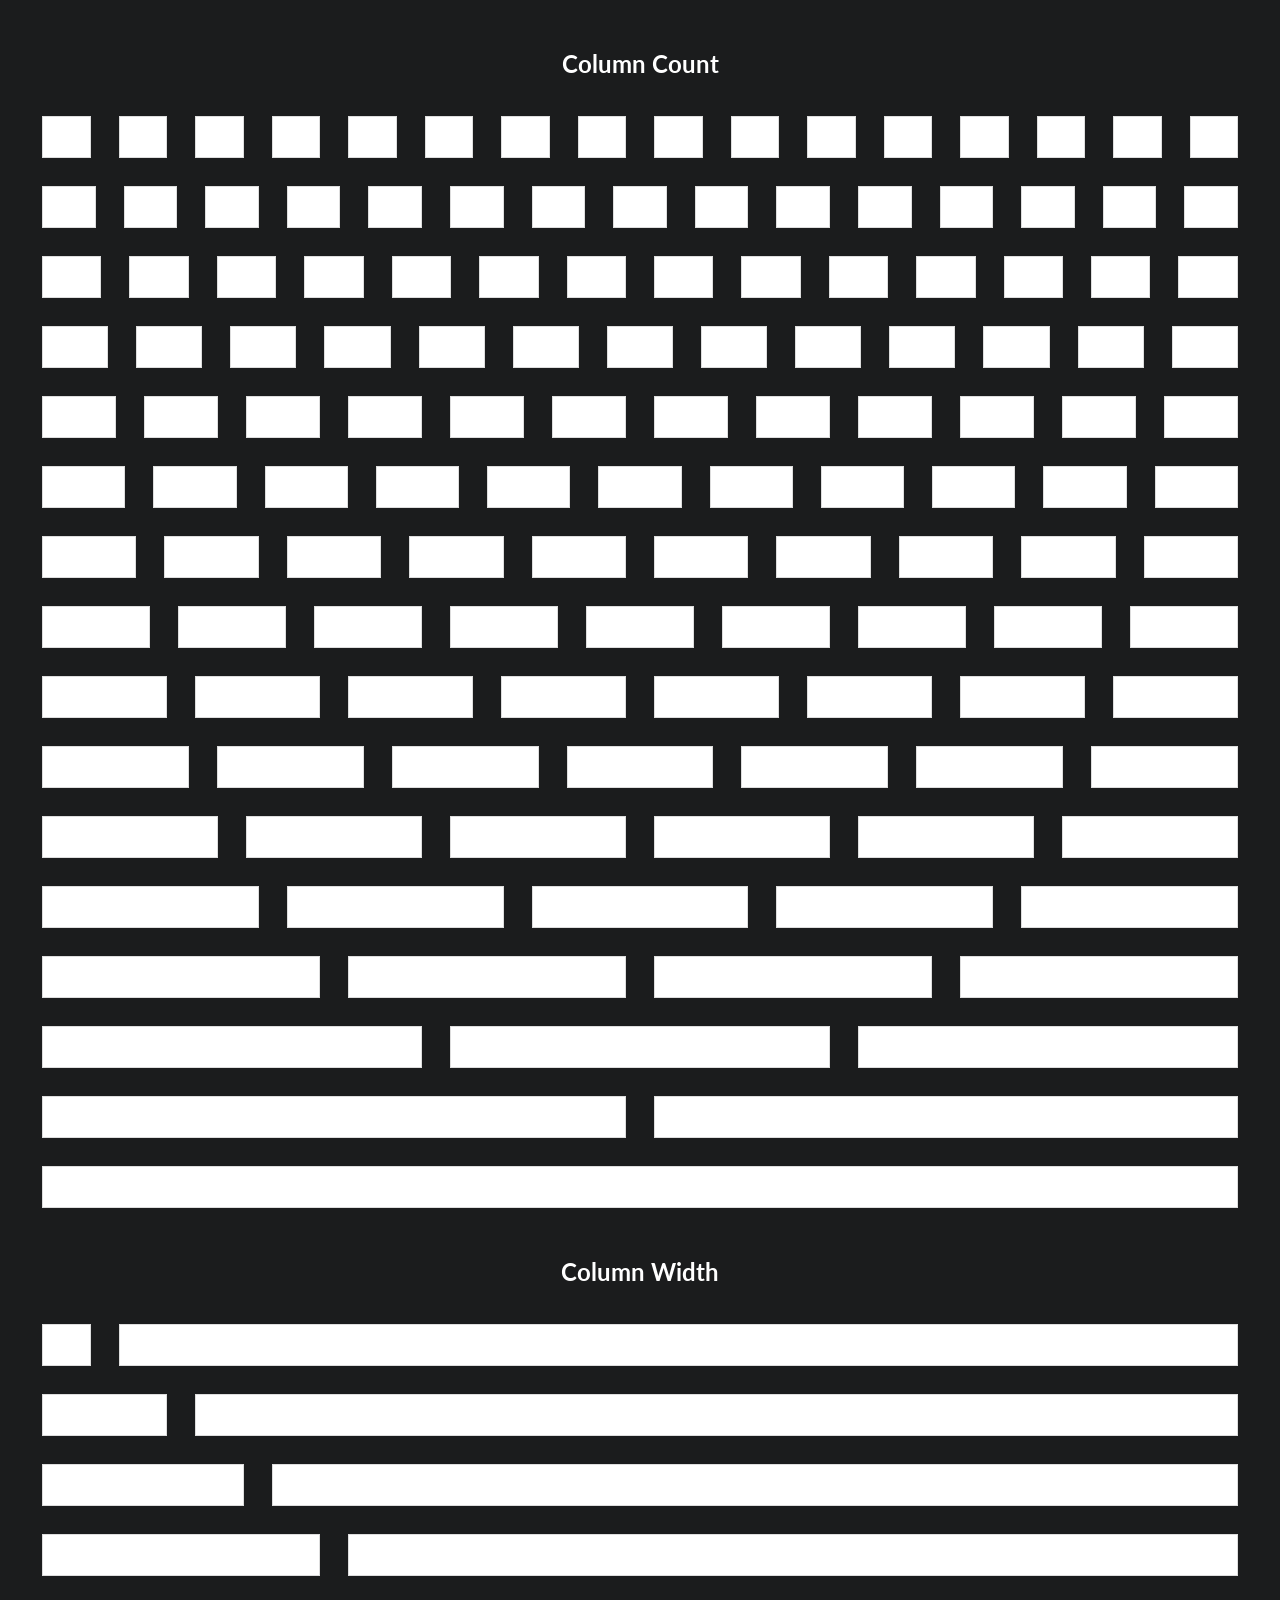
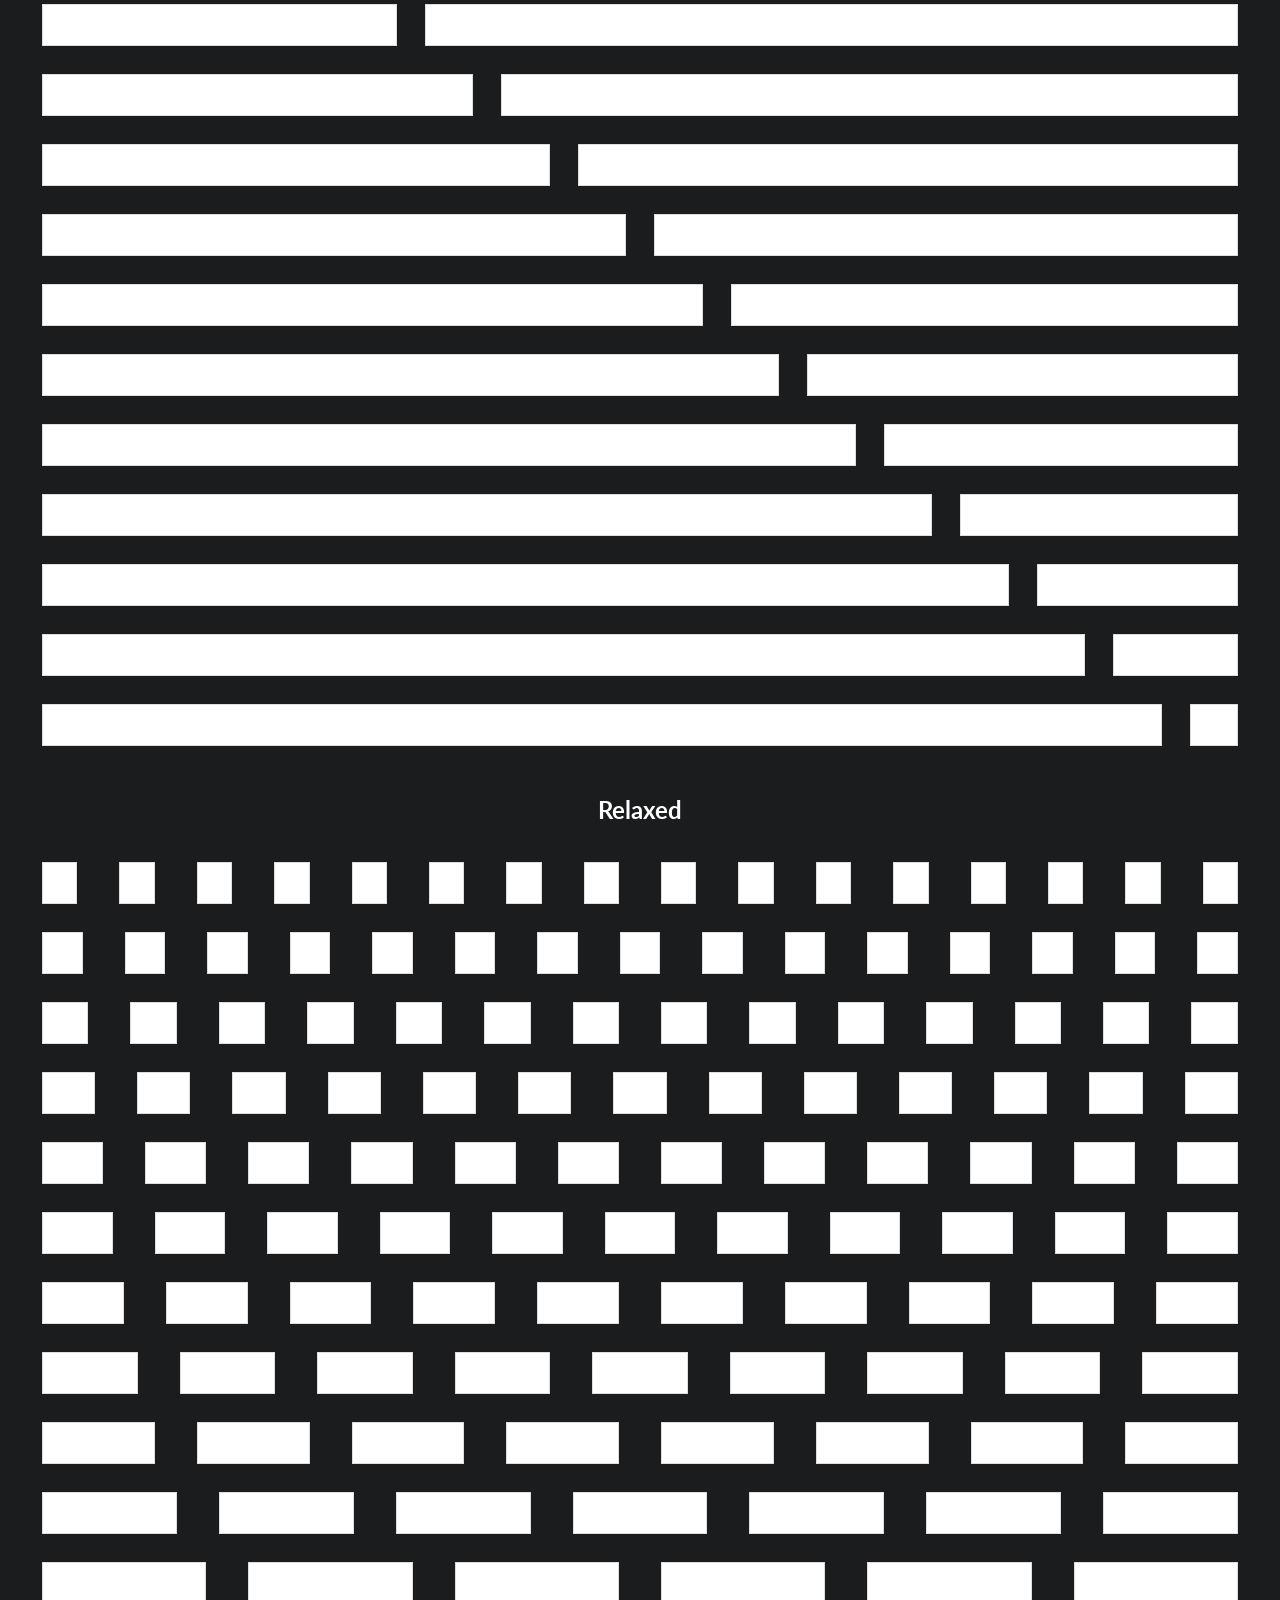
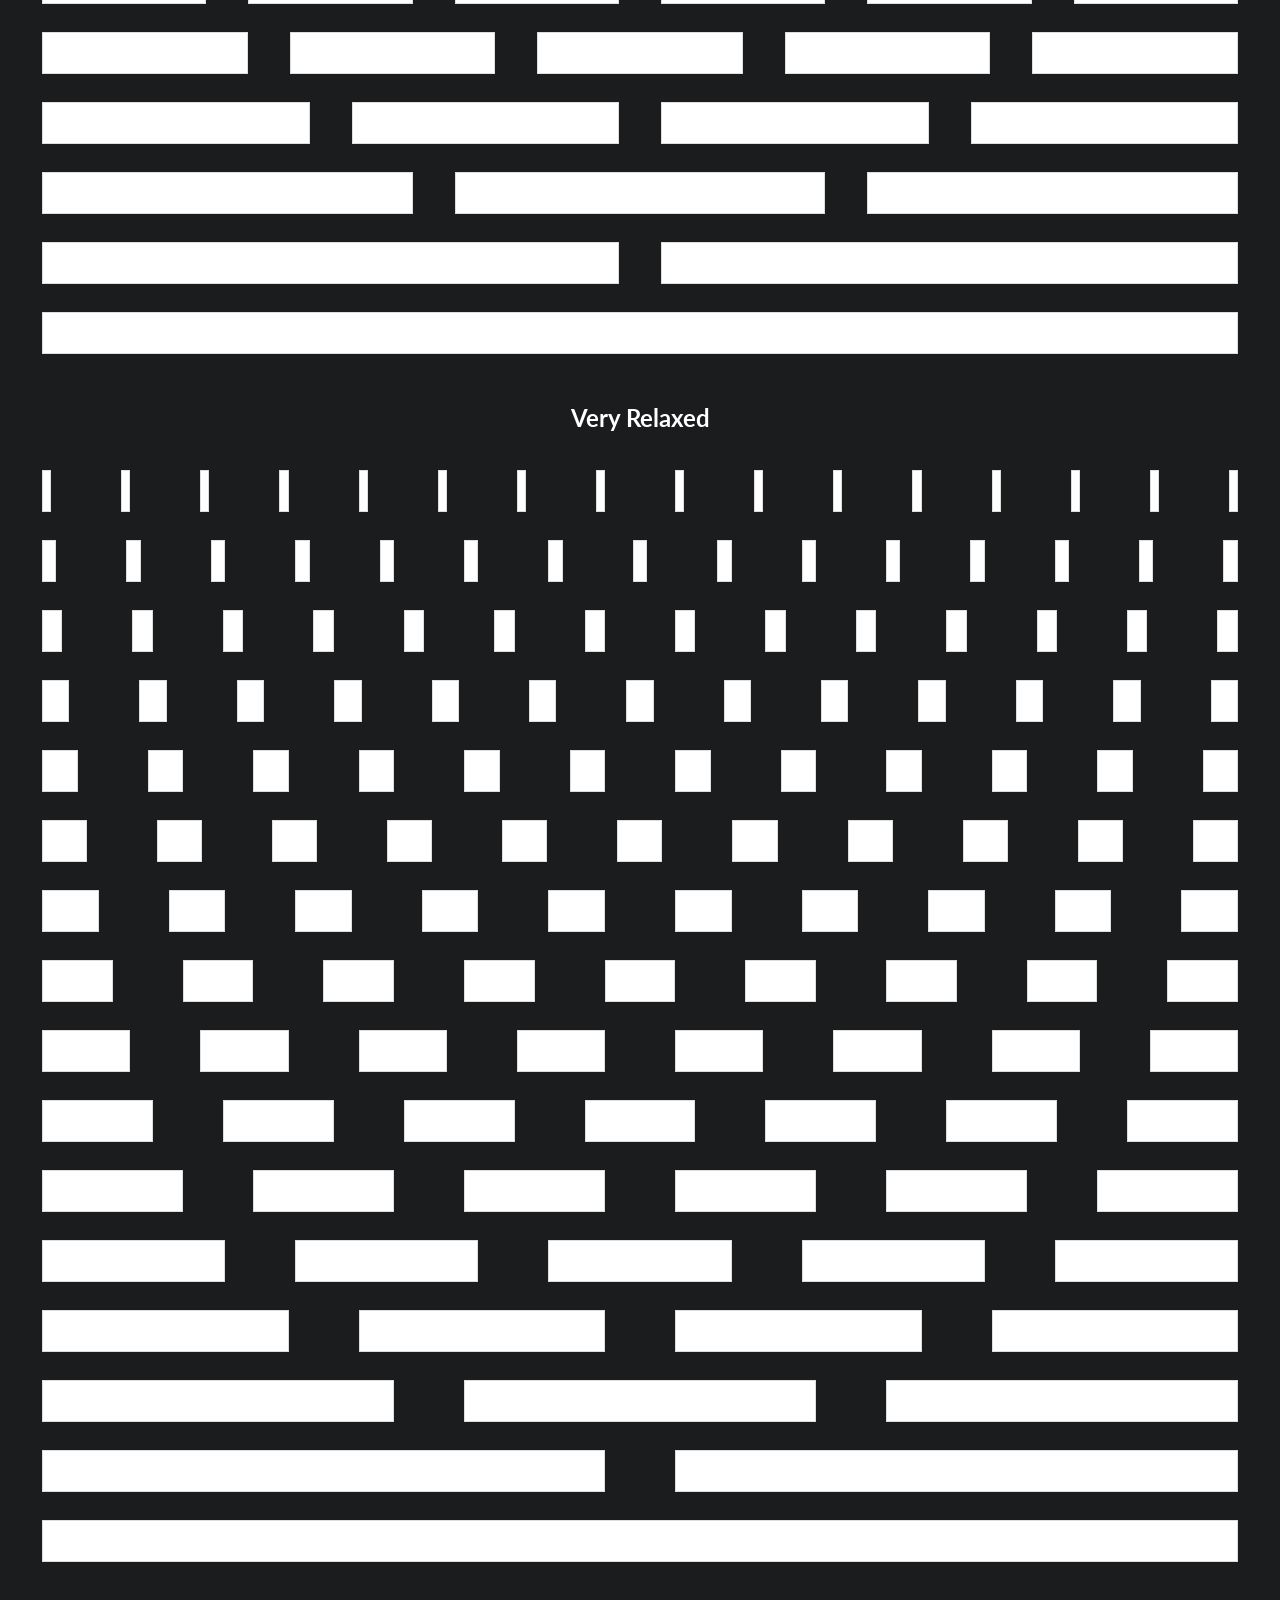
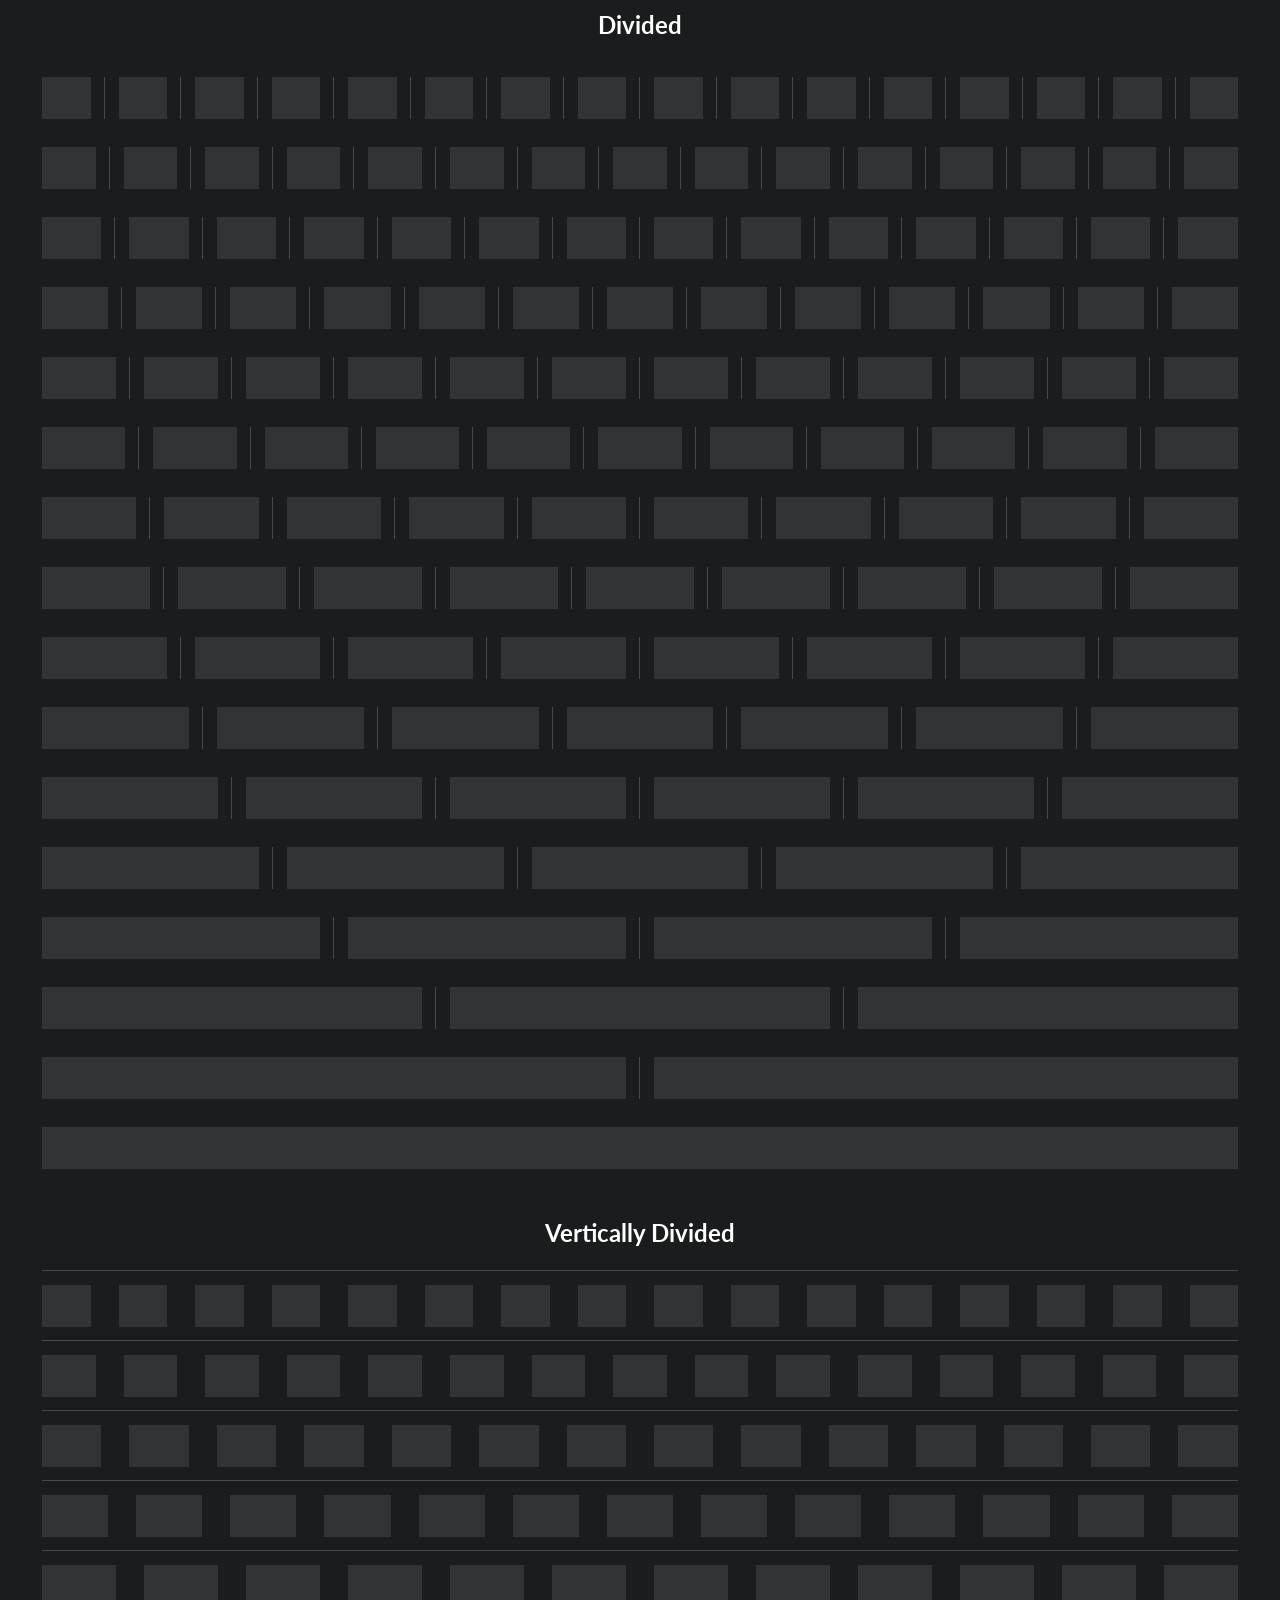
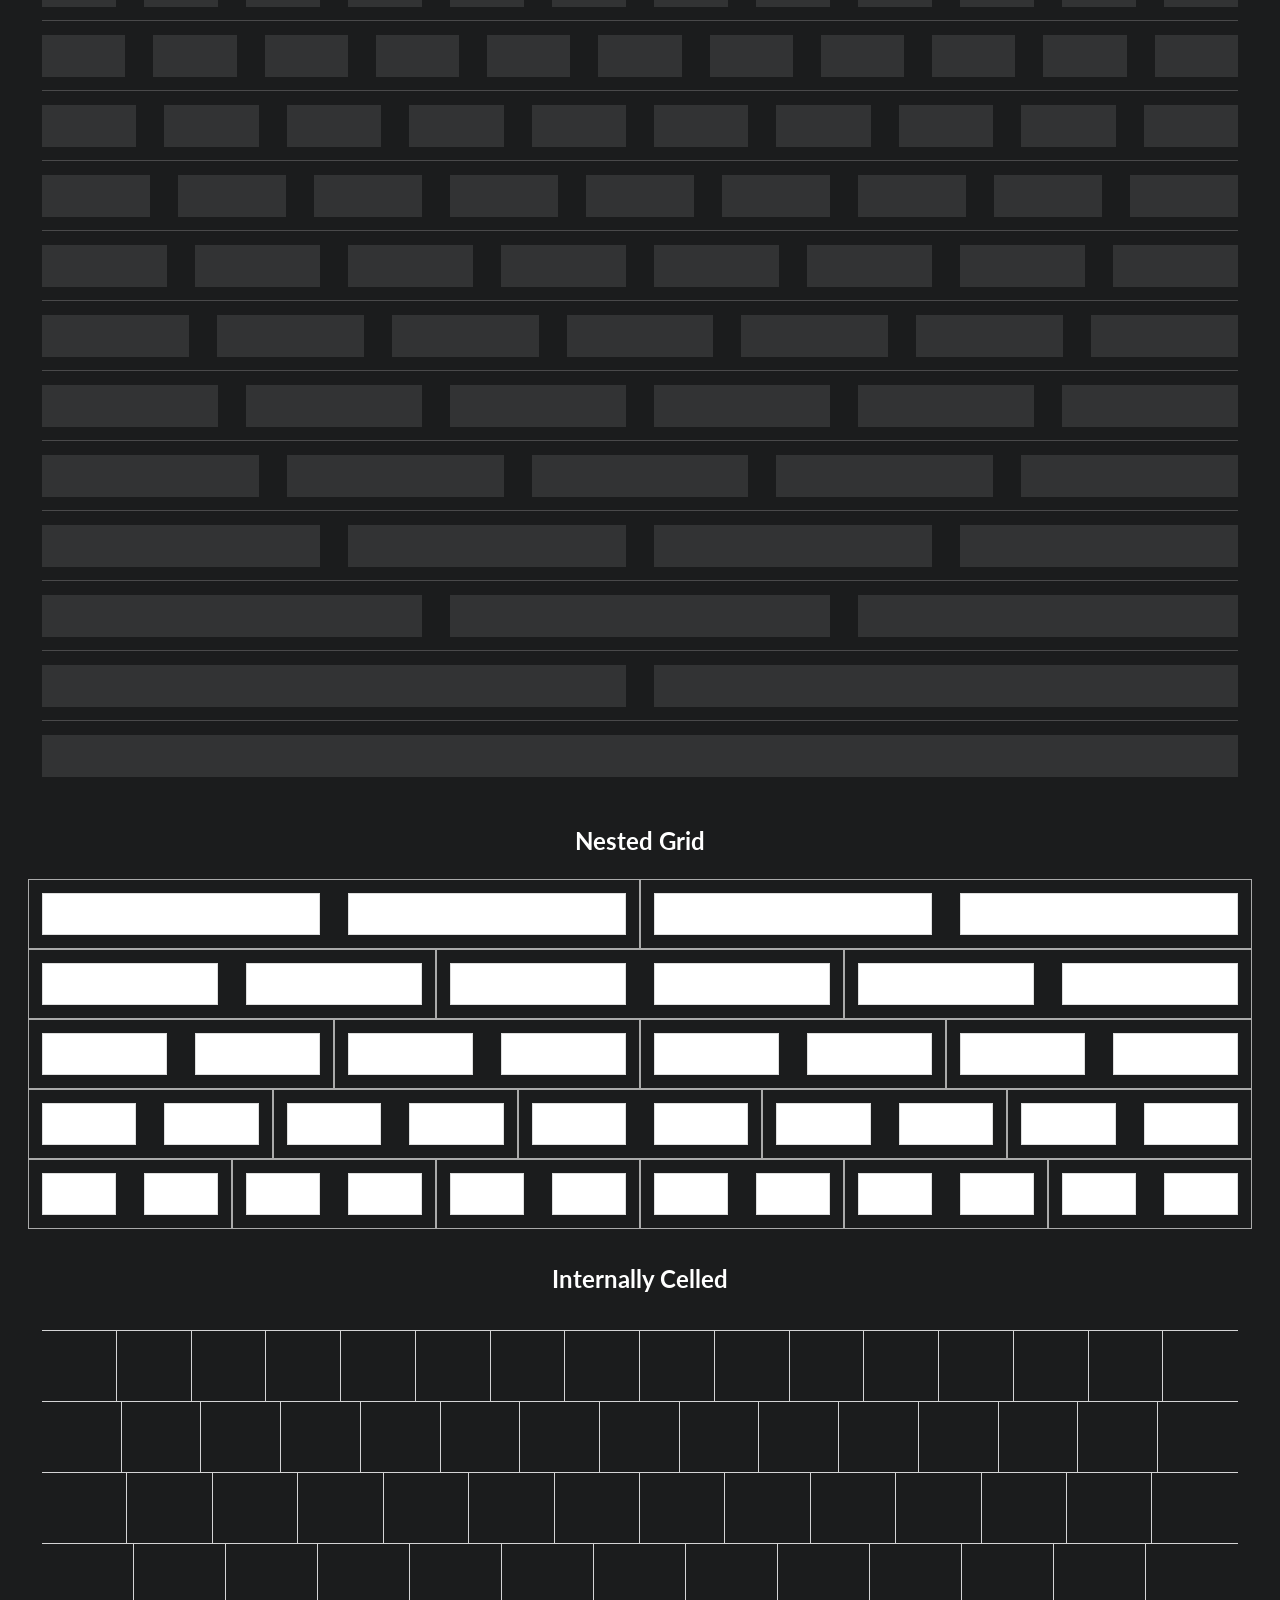
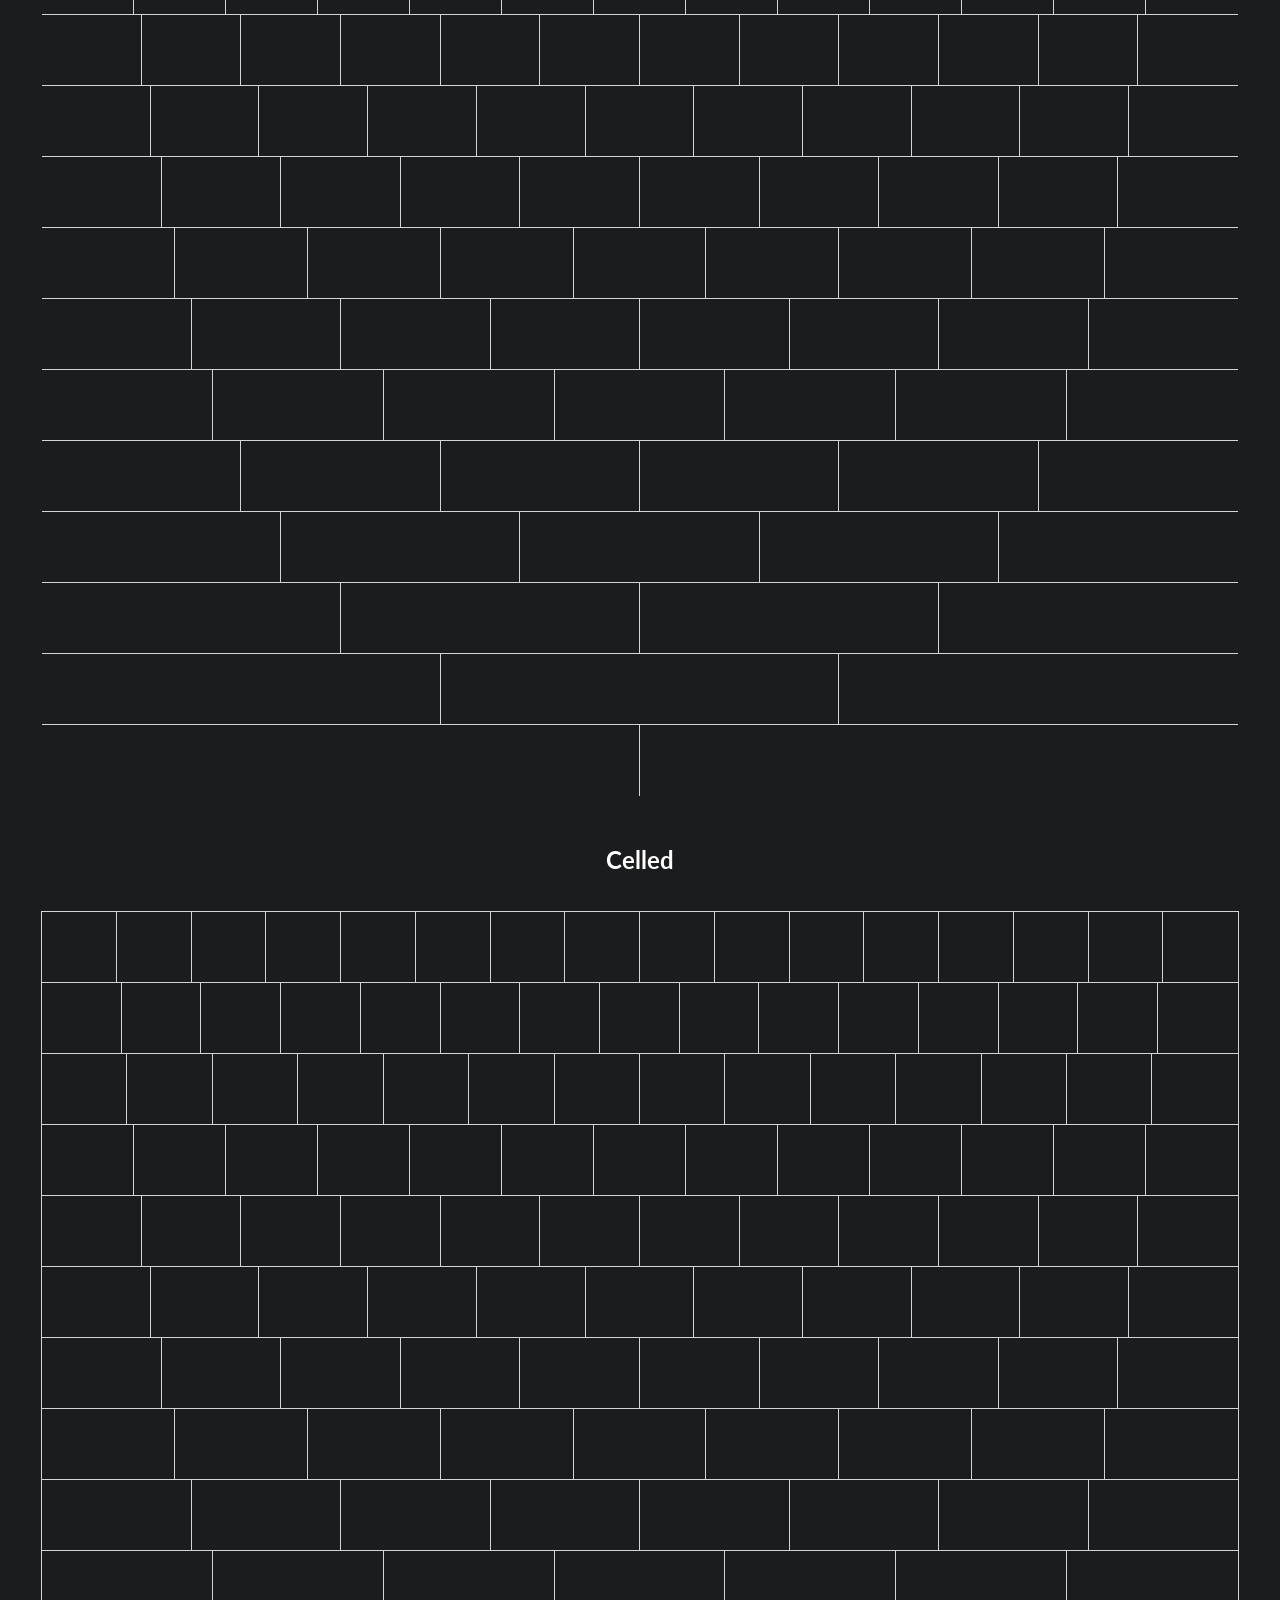
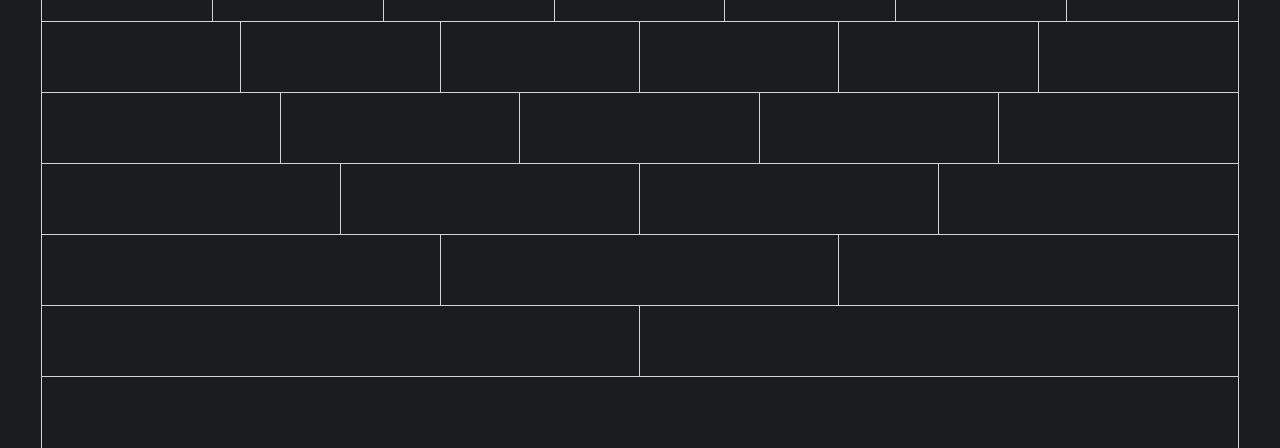
<file: website/assets/semantic/examples/grid.html>
<!DOCTYPE html>
<html>
<head>
  <!-- Standard Meta -->
  <meta charset="utf-8" />
  <meta http-equiv="X-UA-Compatible" content="IE=edge,chrome=1" />
  <meta name="viewport" content="width=device-width, initial-scale=1.0, maximum-scale=1.0">

  <!-- Site Properities -->
  <title>Grid - Semantic</title>

  <link rel="stylesheet" type="text/css" href="../dist/semantic.css">
  <link rel="stylesheet" type="text/css" href="grid.css">

  <script src="http://cdnjs.cloudflare.com/ajax/libs/jquery/2.0.3/jquery.js"></script>
  <script src="../dist/semantic.js"></script>
</head>
<body id="grid">
  <h2 class="ui center aligned inverted header">Column Count</h2>

  <div class="shaded examples">

  <div class="ui grid">
    <div class="sixteen column row">
      <div class="column"></div>
      <div class="column"></div>
      <div class="column"></div>
      <div class="column"></div>
      <div class="column"></div>
      <div class="column"></div>
      <div class="column"></div>
      <div class="column"></div>
      <div class="column"></div>
      <div class="column"></div>
      <div class="column"></div>
      <div class="column"></div>
      <div class="column"></div>
      <div class="column"></div>
      <div class="column"></div>
      <div class="column"></div>
    </div>
    <div class="fifteen column row">
      <div class="column"></div>
      <div class="column"></div>
      <div class="column"></div>
      <div class="column"></div>
      <div class="column"></div>
      <div class="column"></div>
      <div class="column"></div>
      <div class="column"></div>
      <div class="column"></div>
      <div class="column"></div>
      <div class="column"></div>
      <div class="column"></div>
      <div class="column"></div>
      <div class="column"></div>
      <div class="column"></div>
    </div>
    <div class="fourteen column row">
      <div class="column"></div>
      <div class="column"></div>
      <div class="column"></div>
      <div class="column"></div>
      <div class="column"></div>
      <div class="column"></div>
      <div class="column"></div>
      <div class="column"></div>
      <div class="column"></div>
      <div class="column"></div>
      <div class="column"></div>
      <div class="column"></div>
      <div class="column"></div>
      <div class="column"></div>
    </div>
    <div class="thirteen column row">
      <div class="column"></div>
      <div class="column"></div>
      <div class="column"></div>
      <div class="column"></div>
      <div class="column"></div>
      <div class="column"></div>
      <div class="column"></div>
      <div class="column"></div>
      <div class="column"></div>
      <div class="column"></div>
      <div class="column"></div>
      <div class="column"></div>
      <div class="column"></div>
    </div>
    <div class="twelve column row">
      <div class="column"></div>
      <div class="column"></div>
      <div class="column"></div>
      <div class="column"></div>
      <div class="column"></div>
      <div class="column"></div>
      <div class="column"></div>
      <div class="column"></div>
      <div class="column"></div>
      <div class="column"></div>
      <div class="column"></div>
      <div class="column"></div>
    </div>
    <div class="eleven column row">
      <div class="column"></div>
      <div class="column"></div>
      <div class="column"></div>
      <div class="column"></div>
      <div class="column"></div>
      <div class="column"></div>
      <div class="column"></div>
      <div class="column"></div>
      <div class="column"></div>
      <div class="column"></div>
      <div class="column"></div>
    </div>
    <div class="ten column row">
      <div class="column"></div>
      <div class="column"></div>
      <div class="column"></div>
      <div class="column"></div>
      <div class="column"></div>
      <div class="column"></div>
      <div class="column"></div>
      <div class="column"></div>
      <div class="column"></div>
      <div class="column"></div>
    </div>
    <div class="nine column row">
      <div class="column"></div>
      <div class="column"></div>
      <div class="column"></div>
      <div class="column"></div>
      <div class="column"></div>
      <div class="column"></div>
      <div class="column"></div>
      <div class="column"></div>
      <div class="column"></div>
    </div>
    <div class="eight column row">
      <div class="column"></div>
      <div class="column"></div>
      <div class="column"></div>
      <div class="column"></div>
      <div class="column"></div>
      <div class="column"></div>
      <div class="column"></div>
      <div class="column"></div>
    </div>
    <div class="seven column row">
      <div class="column"></div>
      <div class="column"></div>
      <div class="column"></div>
      <div class="column"></div>
      <div class="column"></div>
      <div class="column"></div>
      <div class="column"></div>
    </div>
    <div class="six column row">
      <div class="column"></div>
      <div class="column"></div>
      <div class="column"></div>
      <div class="column"></div>
      <div class="column"></div>
      <div class="column"></div>
    </div>
    <div class="five column row">
      <div class="column"></div>
      <div class="column"></div>
      <div class="column"></div>
      <div class="column"></div>
      <div class="column"></div>
    </div>
    <div class="four column row">
      <div class="column"></div>
      <div class="column"></div>
      <div class="column"></div>
      <div class="column"></div>
    </div>
    <div class="three column row">
      <div class="column"></div>
      <div class="column"></div>
      <div class="column"></div>
    </div>
    <div class="two column row">
      <div class="column"></div>
      <div class="column"></div>
    </div>
    <div class="one column row">
      <div class="column"></div>
    </div>
  </div>

  <h2 class="ui center aligned inverted header">Column Width</h2>
  <div class="ui grid">
    <div class="row">
      <div class="one wide column"></div>
      <div class="fifteen wide column"></div>
    </div>
    <div class="row">
      <div class="two wide column"></div>
      <div class="fourteen wide column"></div>
    </div>
    <div class="row">
      <div class="three wide column"></div>
      <div class="thirteen wide column"></div>
    </div>
    <div class="row">
      <div class="four wide column"></div>
      <div class="twelve wide column"></div>
    </div>
    <div class="row">
      <div class="five wide column"></div>
      <div class="eleven wide column"></div>
    </div>
    <div class="row">
      <div class="six wide column"></div>
      <div class="ten wide column"></div>
    </div>
    <div class="row">
      <div class="seven wide column"></div>
      <div class="nine wide column"></div>
    </div>
    <div class="row">
      <div class="eight wide column"></div>
      <div class="eight wide column"></div>
    </div>
    <div class="row">
      <div class="nine wide column"></div>
      <div class="seven wide column"></div>
    </div>
    <div class="row">
      <div class="ten wide column"></div>
      <div class="six wide column"></div>
    </div>
    <div class="row">
      <div class="eleven wide column"></div>
      <div class="five wide column"></div>
    </div>
    <div class="row">
      <div class="twelve wide column"></div>
      <div class="four wide column"></div>
    </div>
    <div class="row">
      <div class="thirteen wide column"></div>
      <div class="three wide column"></div>
    </div>
    <div class="row">
      <div class="fourteen wide column"></div>
      <div class="two wide column"></div>
    </div>
    <div class="row">
      <div class="fifteen wide column"></div>
      <div class="one wide column"></div>
    </div>
  </div>

  <h2 class="ui center aligned inverted header">Relaxed</h2>

  <div class="ui relaxed grid">
    <div class="sixteen column row">
      <div class="column"></div>
      <div class="column"></div>
      <div class="column"></div>
      <div class="column"></div>
      <div class="column"></div>
      <div class="column"></div>
      <div class="column"></div>
      <div class="column"></div>
      <div class="column"></div>
      <div class="column"></div>
      <div class="column"></div>
      <div class="column"></div>
      <div class="column"></div>
      <div class="column"></div>
      <div class="column"></div>
      <div class="column"></div>
    </div>
    <div class="fifteen column row">
      <div class="column"></div>
      <div class="column"></div>
      <div class="column"></div>
      <div class="column"></div>
      <div class="column"></div>
      <div class="column"></div>
      <div class="column"></div>
      <div class="column"></div>
      <div class="column"></div>
      <div class="column"></div>
      <div class="column"></div>
      <div class="column"></div>
      <div class="column"></div>
      <div class="column"></div>
      <div class="column"></div>
    </div>
    <div class="fourteen column row">
      <div class="column"></div>
      <div class="column"></div>
      <div class="column"></div>
      <div class="column"></div>
      <div class="column"></div>
      <div class="column"></div>
      <div class="column"></div>
      <div class="column"></div>
      <div class="column"></div>
      <div class="column"></div>
      <div class="column"></div>
      <div class="column"></div>
      <div class="column"></div>
      <div class="column"></div>
    </div>
    <div class="thirteen column row">
      <div class="column"></div>
      <div class="column"></div>
      <div class="column"></div>
      <div class="column"></div>
      <div class="column"></div>
      <div class="column"></div>
      <div class="column"></div>
      <div class="column"></div>
      <div class="column"></div>
      <div class="column"></div>
      <div class="column"></div>
      <div class="column"></div>
      <div class="column"></div>
    </div>
    <div class="twelve column row">
      <div class="column"></div>
      <div class="column"></div>
      <div class="column"></div>
      <div class="column"></div>
      <div class="column"></div>
      <div class="column"></div>
      <div class="column"></div>
      <div class="column"></div>
      <div class="column"></div>
      <div class="column"></div>
      <div class="column"></div>
      <div class="column"></div>
    </div>
    <div class="eleven column row">
      <div class="column"></div>
      <div class="column"></div>
      <div class="column"></div>
      <div class="column"></div>
      <div class="column"></div>
      <div class="column"></div>
      <div class="column"></div>
      <div class="column"></div>
      <div class="column"></div>
      <div class="column"></div>
      <div class="column"></div>
    </div>
    <div class="ten column row">
      <div class="column"></div>
      <div class="column"></div>
      <div class="column"></div>
      <div class="column"></div>
      <div class="column"></div>
      <div class="column"></div>
      <div class="column"></div>
      <div class="column"></div>
      <div class="column"></div>
      <div class="column"></div>
    </div>
    <div class="nine column row">
      <div class="column"></div>
      <div class="column"></div>
      <div class="column"></div>
      <div class="column"></div>
      <div class="column"></div>
      <div class="column"></div>
      <div class="column"></div>
      <div class="column"></div>
      <div class="column"></div>
    </div>
    <div class="eight column row">
      <div class="column"></div>
      <div class="column"></div>
      <div class="column"></div>
      <div class="column"></div>
      <div class="column"></div>
      <div class="column"></div>
      <div class="column"></div>
      <div class="column"></div>
    </div>
    <div class="seven column row">
      <div class="column"></div>
      <div class="column"></div>
      <div class="column"></div>
      <div class="column"></div>
      <div class="column"></div>
      <div class="column"></div>
      <div class="column"></div>
    </div>
    <div class="six column row">
      <div class="column"></div>
      <div class="column"></div>
      <div class="column"></div>
      <div class="column"></div>
      <div class="column"></div>
      <div class="column"></div>
    </div>
    <div class="five column row">
      <div class="column"></div>
      <div class="column"></div>
      <div class="column"></div>
      <div class="column"></div>
      <div class="column"></div>
    </div>
    <div class="four column row">
      <div class="column"></div>
      <div class="column"></div>
      <div class="column"></div>
      <div class="column"></div>
    </div>
    <div class="three column row">
      <div class="column"></div>
      <div class="column"></div>
      <div class="column"></div>
    </div>
    <div class="two column row">
      <div class="column"></div>
      <div class="column"></div>
    </div>
    <div class="one column row">
      <div class="column"></div>
    </div>
  </div>

  <h2 class="ui center aligned inverted header">Very Relaxed</h2>

  <div class="ui very relaxed grid">
    <div class="sixteen column row">
      <div class="column"></div>
      <div class="column"></div>
      <div class="column"></div>
      <div class="column"></div>
      <div class="column"></div>
      <div class="column"></div>
      <div class="column"></div>
      <div class="column"></div>
      <div class="column"></div>
      <div class="column"></div>
      <div class="column"></div>
      <div class="column"></div>
      <div class="column"></div>
      <div class="column"></div>
      <div class="column"></div>
      <div class="column"></div>
    </div>
    <div class="fifteen column row">
      <div class="column"></div>
      <div class="column"></div>
      <div class="column"></div>
      <div class="column"></div>
      <div class="column"></div>
      <div class="column"></div>
      <div class="column"></div>
      <div class="column"></div>
      <div class="column"></div>
      <div class="column"></div>
      <div class="column"></div>
      <div class="column"></div>
      <div class="column"></div>
      <div class="column"></div>
      <div class="column"></div>
    </div>
    <div class="fourteen column row">
      <div class="column"></div>
      <div class="column"></div>
      <div class="column"></div>
      <div class="column"></div>
      <div class="column"></div>
      <div class="column"></div>
      <div class="column"></div>
      <div class="column"></div>
      <div class="column"></div>
      <div class="column"></div>
      <div class="column"></div>
      <div class="column"></div>
      <div class="column"></div>
      <div class="column"></div>
    </div>
    <div class="thirteen column row">
      <div class="column"></div>
      <div class="column"></div>
      <div class="column"></div>
      <div class="column"></div>
      <div class="column"></div>
      <div class="column"></div>
      <div class="column"></div>
      <div class="column"></div>
      <div class="column"></div>
      <div class="column"></div>
      <div class="column"></div>
      <div class="column"></div>
      <div class="column"></div>
    </div>
    <div class="twelve column row">
      <div class="column"></div>
      <div class="column"></div>
      <div class="column"></div>
      <div class="column"></div>
      <div class="column"></div>
      <div class="column"></div>
      <div class="column"></div>
      <div class="column"></div>
      <div class="column"></div>
      <div class="column"></div>
      <div class="column"></div>
      <div class="column"></div>
    </div>
    <div class="eleven column row">
      <div class="column"></div>
      <div class="column"></div>
      <div class="column"></div>
      <div class="column"></div>
      <div class="column"></div>
      <div class="column"></div>
      <div class="column"></div>
      <div class="column"></div>
      <div class="column"></div>
      <div class="column"></div>
      <div class="column"></div>
    </div>
    <div class="ten column row">
      <div class="column"></div>
      <div class="column"></div>
      <div class="column"></div>
      <div class="column"></div>
      <div class="column"></div>
      <div class="column"></div>
      <div class="column"></div>
      <div class="column"></div>
      <div class="column"></div>
      <div class="column"></div>
    </div>
    <div class="nine column row">
      <div class="column"></div>
      <div class="column"></div>
      <div class="column"></div>
      <div class="column"></div>
      <div class="column"></div>
      <div class="column"></div>
      <div class="column"></div>
      <div class="column"></div>
      <div class="column"></div>
    </div>
    <div class="eight column row">
      <div class="column"></div>
      <div class="column"></div>
      <div class="column"></div>
      <div class="column"></div>
      <div class="column"></div>
      <div class="column"></div>
      <div class="column"></div>
      <div class="column"></div>
    </div>
    <div class="seven column row">
      <div class="column"></div>
      <div class="column"></div>
      <div class="column"></div>
      <div class="column"></div>
      <div class="column"></div>
      <div class="column"></div>
      <div class="column"></div>
    </div>
    <div class="six column row">
      <div class="column"></div>
      <div class="column"></div>
      <div class="column"></div>
      <div class="column"></div>
      <div class="column"></div>
      <div class="column"></div>
    </div>
    <div class="five column row">
      <div class="column"></div>
      <div class="column"></div>
      <div class="column"></div>
      <div class="column"></div>
      <div class="column"></div>
    </div>
    <div class="four column row">
      <div class="column"></div>
      <div class="column"></div>
      <div class="column"></div>
      <div class="column"></div>
    </div>
    <div class="three column row">
      <div class="column"></div>
      <div class="column"></div>
      <div class="column"></div>
    </div>
    <div class="two column row">
      <div class="column"></div>
      <div class="column"></div>
    </div>
    <div class="one column row">
      <div class="column"></div>
    </div>
  </div>

  </div>

  <div class="divided examples">
  <h2 class="ui inverted center aligned header">Divided</h2>

  <div class="ui inverted divided grid">
    <div class="sixteen column row">
      <div class="column"></div>
      <div class="column"></div>
      <div class="column"></div>
      <div class="column"></div>
      <div class="column"></div>
      <div class="column"></div>
      <div class="column"></div>
      <div class="column"></div>
      <div class="column"></div>
      <div class="column"></div>
      <div class="column"></div>
      <div class="column"></div>
      <div class="column"></div>
      <div class="column"></div>
      <div class="column"></div>
      <div class="column"></div>
    </div>
    <div class="fifteen column row">
      <div class="column"></div>
      <div class="column"></div>
      <div class="column"></div>
      <div class="column"></div>
      <div class="column"></div>
      <div class="column"></div>
      <div class="column"></div>
      <div class="column"></div>
      <div class="column"></div>
      <div class="column"></div>
      <div class="column"></div>
      <div class="column"></div>
      <div class="column"></div>
      <div class="column"></div>
      <div class="column"></div>
    </div>
    <div class="fourteen column row">
      <div class="column"></div>
      <div class="column"></div>
      <div class="column"></div>
      <div class="column"></div>
      <div class="column"></div>
      <div class="column"></div>
      <div class="column"></div>
      <div class="column"></div>
      <div class="column"></div>
      <div class="column"></div>
      <div class="column"></div>
      <div class="column"></div>
      <div class="column"></div>
      <div class="column"></div>
    </div>
    <div class="thirteen column row">
      <div class="column"></div>
      <div class="column"></div>
      <div class="column"></div>
      <div class="column"></div>
      <div class="column"></div>
      <div class="column"></div>
      <div class="column"></div>
      <div class="column"></div>
      <div class="column"></div>
      <div class="column"></div>
      <div class="column"></div>
      <div class="column"></div>
      <div class="column"></div>
    </div>
    <div class="twelve column row">
      <div class="column"></div>
      <div class="column"></div>
      <div class="column"></div>
      <div class="column"></div>
      <div class="column"></div>
      <div class="column"></div>
      <div class="column"></div>
      <div class="column"></div>
      <div class="column"></div>
      <div class="column"></div>
      <div class="column"></div>
      <div class="column"></div>
    </div>
    <div class="eleven column row">
      <div class="column"></div>
      <div class="column"></div>
      <div class="column"></div>
      <div class="column"></div>
      <div class="column"></div>
      <div class="column"></div>
      <div class="column"></div>
      <div class="column"></div>
      <div class="column"></div>
      <div class="column"></div>
      <div class="column"></div>
    </div>
    <div class="ten column row">
      <div class="column"></div>
      <div class="column"></div>
      <div class="column"></div>
      <div class="column"></div>
      <div class="column"></div>
      <div class="column"></div>
      <div class="column"></div>
      <div class="column"></div>
      <div class="column"></div>
      <div class="column"></div>
    </div>
    <div class="nine column row">
      <div class="column"></div>
      <div class="column"></div>
      <div class="column"></div>
      <div class="column"></div>
      <div class="column"></div>
      <div class="column"></div>
      <div class="column"></div>
      <div class="column"></div>
      <div class="column"></div>
    </div>
    <div class="eight column row">
      <div class="column"></div>
      <div class="column"></div>
      <div class="column"></div>
      <div class="column"></div>
      <div class="column"></div>
      <div class="column"></div>
      <div class="column"></div>
      <div class="column"></div>
    </div>
    <div class="seven column row">
      <div class="column"></div>
      <div class="column"></div>
      <div class="column"></div>
      <div class="column"></div>
      <div class="column"></div>
      <div class="column"></div>
      <div class="column"></div>
    </div>
    <div class="six column row">
      <div class="column"></div>
      <div class="column"></div>
      <div class="column"></div>
      <div class="column"></div>
      <div class="column"></div>
      <div class="column"></div>
    </div>
    <div class="five column row">
      <div class="column"></div>
      <div class="column"></div>
      <div class="column"></div>
      <div class="column"></div>
      <div class="column"></div>
    </div>
    <div class="four column row">
      <div class="column"></div>
      <div class="column"></div>
      <div class="column"></div>
      <div class="column"></div>
    </div>
    <div class="three column row">
      <div class="column"></div>
      <div class="column"></div>
      <div class="column"></div>
    </div>
    <div class="two column row">
      <div class="column"></div>
      <div class="column"></div>
    </div>
    <div class="one column row">
      <div class="column"></div>
    </div>
  </div>

  <h2 class="ui inverted center aligned header">Vertically Divided</h2>
  <div class="ui inverted vertically divided grid">
    <div class="sixteen column row">
      <div class="column"></div>
      <div class="column"></div>
      <div class="column"></div>
      <div class="column"></div>
      <div class="column"></div>
      <div class="column"></div>
      <div class="column"></div>
      <div class="column"></div>
      <div class="column"></div>
      <div class="column"></div>
      <div class="column"></div>
      <div class="column"></div>
      <div class="column"></div>
      <div class="column"></div>
      <div class="column"></div>
      <div class="column"></div>
    </div>
    <div class="fifteen column row">
      <div class="column"></div>
      <div class="column"></div>
      <div class="column"></div>
      <div class="column"></div>
      <div class="column"></div>
      <div class="column"></div>
      <div class="column"></div>
      <div class="column"></div>
      <div class="column"></div>
      <div class="column"></div>
      <div class="column"></div>
      <div class="column"></div>
      <div class="column"></div>
      <div class="column"></div>
      <div class="column"></div>
    </div>
    <div class="fourteen column row">
      <div class="column"></div>
      <div class="column"></div>
      <div class="column"></div>
      <div class="column"></div>
      <div class="column"></div>
      <div class="column"></div>
      <div class="column"></div>
      <div class="column"></div>
      <div class="column"></div>
      <div class="column"></div>
      <div class="column"></div>
      <div class="column"></div>
      <div class="column"></div>
      <div class="column"></div>
    </div>
    <div class="thirteen column row">
      <div class="column"></div>
      <div class="column"></div>
      <div class="column"></div>
      <div class="column"></div>
      <div class="column"></div>
      <div class="column"></div>
      <div class="column"></div>
      <div class="column"></div>
      <div class="column"></div>
      <div class="column"></div>
      <div class="column"></div>
      <div class="column"></div>
      <div class="column"></div>
    </div>
    <div class="twelve column row">
      <div class="column"></div>
      <div class="column"></div>
      <div class="column"></div>
      <div class="column"></div>
      <div class="column"></div>
      <div class="column"></div>
      <div class="column"></div>
      <div class="column"></div>
      <div class="column"></div>
      <div class="column"></div>
      <div class="column"></div>
      <div class="column"></div>
    </div>
    <div class="eleven column row">
      <div class="column"></div>
      <div class="column"></div>
      <div class="column"></div>
      <div class="column"></div>
      <div class="column"></div>
      <div class="column"></div>
      <div class="column"></div>
      <div class="column"></div>
      <div class="column"></div>
      <div class="column"></div>
      <div class="column"></div>
    </div>
    <div class="ten column row">
      <div class="column"></div>
      <div class="column"></div>
      <div class="column"></div>
      <div class="column"></div>
      <div class="column"></div>
      <div class="column"></div>
      <div class="column"></div>
      <div class="column"></div>
      <div class="column"></div>
      <div class="column"></div>
    </div>
    <div class="nine column row">
      <div class="column"></div>
      <div class="column"></div>
      <div class="column"></div>
      <div class="column"></div>
      <div class="column"></div>
      <div class="column"></div>
      <div class="column"></div>
      <div class="column"></div>
      <div class="column"></div>
    </div>
    <div class="eight column row">
      <div class="column"></div>
      <div class="column"></div>
      <div class="column"></div>
      <div class="column"></div>
      <div class="column"></div>
      <div class="column"></div>
      <div class="column"></div>
      <div class="column"></div>
    </div>
    <div class="seven column row">
      <div class="column"></div>
      <div class="column"></div>
      <div class="column"></div>
      <div class="column"></div>
      <div class="column"></div>
      <div class="column"></div>
      <div class="column"></div>
    </div>
    <div class="six column row">
      <div class="column"></div>
      <div class="column"></div>
      <div class="column"></div>
      <div class="column"></div>
      <div class="column"></div>
      <div class="column"></div>
    </div>
    <div class="five column row">
      <div class="column"></div>
      <div class="column"></div>
      <div class="column"></div>
      <div class="column"></div>
      <div class="column"></div>
    </div>
    <div class="four column row">
      <div class="column"></div>
      <div class="column"></div>
      <div class="column"></div>
      <div class="column"></div>
    </div>
    <div class="three column row">
      <div class="column"></div>
      <div class="column"></div>
      <div class="column"></div>
    </div>
    <div class="two column row">
      <div class="column"></div>
      <div class="column"></div>
    </div>
    <div class="one column row">
      <div class="column"></div>
    </div>
  </div>

  </div>
  <div class="nested examples">

  <h2 class="ui center aligned inverted header">Nested Grid</h2>
  <div class="ui grid">
    <div class="two column row">
      <div class="column">
        <div class="ui two column grid">
          <div class="column"></div>
          <div class="column"></div>
        </div>
      </div>
      <div class="column">
        <div class="ui two column grid">
          <div class="column"></div>
          <div class="column"></div>
        </div>
      </div>
    </div>
    <div class="three column row">
      <div class="column">
        <div class="ui two column grid">
          <div class="column"></div>
          <div class="column"></div>
        </div>
      </div>
      <div class="column">
        <div class="ui two column grid">
          <div class="column"></div>
          <div class="column"></div>
        </div>
      </div>
      <div class="column">
        <div class="ui two column grid">
          <div class="column"></div>
          <div class="column"></div>
        </div>
      </div>
    </div>
    <div class="four column row">
      <div class="column">
        <div class="ui two column grid">
          <div class="column"></div>
          <div class="column"></div>
        </div>
      </div>
      <div class="column">
        <div class="ui two column grid">
          <div class="column"></div>
          <div class="column"></div>
        </div>
      </div>
      <div class="column">
        <div class="ui two column grid">
          <div class="column"></div>
          <div class="column"></div>
        </div>
      </div>
      <div class="column">
        <div class="ui two column grid">
          <div class="column"></div>
          <div class="column"></div>
        </div>
      </div>
    </div>
    <div class="five column row">
      <div class="column">
        <div class="ui two column grid">
          <div class="column"></div>
          <div class="column"></div>
        </div>
      </div>
      <div class="column">
        <div class="ui two column grid">
          <div class="column"></div>
          <div class="column"></div>
        </div>
      </div>
      <div class="column">
        <div class="ui two column grid">
          <div class="column"></div>
          <div class="column"></div>
        </div>
      </div>
      <div class="column">
        <div class="ui two column grid">
          <div class="column"></div>
          <div class="column"></div>
        </div>
      </div>
      <div class="column">
        <div class="ui two column grid">
          <div class="column"></div>
          <div class="column"></div>
        </div>
      </div>
    </div>
    <div class="six column row">
      <div class="column">
        <div class="ui two column grid">
          <div class="column"></div>
          <div class="column"></div>
        </div>
      </div>
      <div class="column">
        <div class="ui two column grid">
          <div class="column"></div>
          <div class="column"></div>
        </div>
      </div>
      <div class="column">
        <div class="ui two column grid">
          <div class="column"></div>
          <div class="column"></div>
        </div>
      </div>
      <div class="column">
        <div class="ui two column grid">
          <div class="column"></div>
          <div class="column"></div>
        </div>
      </div>
      <div class="column">
        <div class="ui two column grid">
          <div class="column"></div>
          <div class="column"></div>
        </div>
      </div>
      <div class="column">
        <div class="ui two column grid">
          <div class="column"></div>
          <div class="column"></div>
        </div>
      </div>
    </div>
  </div>

  </div>

  <div class="simple examples">

  <h2 class="ui inverted center aligned header">Internally Celled</h2>

  <div class="ui internally celled grid">
    <div class="sixteen column row">
      <div class="column"></div>
      <div class="column"></div>
      <div class="column"></div>
      <div class="column"></div>
      <div class="column"></div>
      <div class="column"></div>
      <div class="column"></div>
      <div class="column"></div>
      <div class="column"></div>
      <div class="column"></div>
      <div class="column"></div>
      <div class="column"></div>
      <div class="column"></div>
      <div class="column"></div>
      <div class="column"></div>
      <div class="column"></div>
    </div>
    <div class="fifteen column row">
      <div class="column"></div>
      <div class="column"></div>
      <div class="column"></div>
      <div class="column"></div>
      <div class="column"></div>
      <div class="column"></div>
      <div class="column"></div>
      <div class="column"></div>
      <div class="column"></div>
      <div class="column"></div>
      <div class="column"></div>
      <div class="column"></div>
      <div class="column"></div>
      <div class="column"></div>
      <div class="column"></div>
    </div>
    <div class="fourteen column row">
      <div class="column"></div>
      <div class="column"></div>
      <div class="column"></div>
      <div class="column"></div>
      <div class="column"></div>
      <div class="column"></div>
      <div class="column"></div>
      <div class="column"></div>
      <div class="column"></div>
      <div class="column"></div>
      <div class="column"></div>
      <div class="column"></div>
      <div class="column"></div>
      <div class="column"></div>
    </div>
    <div class="thirteen column row">
      <div class="column"></div>
      <div class="column"></div>
      <div class="column"></div>
      <div class="column"></div>
      <div class="column"></div>
      <div class="column"></div>
      <div class="column"></div>
      <div class="column"></div>
      <div class="column"></div>
      <div class="column"></div>
      <div class="column"></div>
      <div class="column"></div>
      <div class="column"></div>
    </div>
    <div class="twelve column row">
      <div class="column"></div>
      <div class="column"></div>
      <div class="column"></div>
      <div class="column"></div>
      <div class="column"></div>
      <div class="column"></div>
      <div class="column"></div>
      <div class="column"></div>
      <div class="column"></div>
      <div class="column"></div>
      <div class="column"></div>
      <div class="column"></div>
    </div>
    <div class="eleven column row">
      <div class="column"></div>
      <div class="column"></div>
      <div class="column"></div>
      <div class="column"></div>
      <div class="column"></div>
      <div class="column"></div>
      <div class="column"></div>
      <div class="column"></div>
      <div class="column"></div>
      <div class="column"></div>
      <div class="column"></div>
    </div>
    <div class="ten column row">
      <div class="column"></div>
      <div class="column"></div>
      <div class="column"></div>
      <div class="column"></div>
      <div class="column"></div>
      <div class="column"></div>
      <div class="column"></div>
      <div class="column"></div>
      <div class="column"></div>
      <div class="column"></div>
    </div>
    <div class="nine column row">
      <div class="column"></div>
      <div class="column"></div>
      <div class="column"></div>
      <div class="column"></div>
      <div class="column"></div>
      <div class="column"></div>
      <div class="column"></div>
      <div class="column"></div>
      <div class="column"></div>
    </div>
    <div class="eight column row">
      <div class="column"></div>
      <div class="column"></div>
      <div class="column"></div>
      <div class="column"></div>
      <div class="column"></div>
      <div class="column"></div>
      <div class="column"></div>
      <div class="column"></div>
    </div>
    <div class="seven column row">
      <div class="column"></div>
      <div class="column"></div>
      <div class="column"></div>
      <div class="column"></div>
      <div class="column"></div>
      <div class="column"></div>
      <div class="column"></div>
    </div>
    <div class="six column row">
      <div class="column"></div>
      <div class="column"></div>
      <div class="column"></div>
      <div class="column"></div>
      <div class="column"></div>
      <div class="column"></div>
    </div>
    <div class="five column row">
      <div class="column"></div>
      <div class="column"></div>
      <div class="column"></div>
      <div class="column"></div>
      <div class="column"></div>
    </div>
    <div class="four column row">
      <div class="column"></div>
      <div class="column"></div>
      <div class="column"></div>
      <div class="column"></div>
    </div>
    <div class="three column row">
      <div class="column"></div>
      <div class="column"></div>
      <div class="column"></div>
    </div>
    <div class="two column row">
      <div class="column"></div>
      <div class="column"></div>
    </div>
  </div>

  <h2 class="ui inverted center aligned header">Celled</h2>

  <div class="ui celled grid">
    <div class="sixteen column row">
      <div class="column"></div>
      <div class="column"></div>
      <div class="column"></div>
      <div class="column"></div>
      <div class="column"></div>
      <div class="column"></div>
      <div class="column"></div>
      <div class="column"></div>
      <div class="column"></div>
      <div class="column"></div>
      <div class="column"></div>
      <div class="column"></div>
      <div class="column"></div>
      <div class="column"></div>
      <div class="column"></div>
      <div class="column"></div>
    </div>
    <div class="fifteen column row">
      <div class="column"></div>
      <div class="column"></div>
      <div class="column"></div>
      <div class="column"></div>
      <div class="column"></div>
      <div class="column"></div>
      <div class="column"></div>
      <div class="column"></div>
      <div class="column"></div>
      <div class="column"></div>
      <div class="column"></div>
      <div class="column"></div>
      <div class="column"></div>
      <div class="column"></div>
      <div class="column"></div>
    </div>
    <div class="fourteen column row">
      <div class="column"></div>
      <div class="column"></div>
      <div class="column"></div>
      <div class="column"></div>
      <div class="column"></div>
      <div class="column"></div>
      <div class="column"></div>
      <div class="column"></div>
      <div class="column"></div>
      <div class="column"></div>
      <div class="column"></div>
      <div class="column"></div>
      <div class="column"></div>
      <div class="column"></div>
    </div>
    <div class="thirteen column row">
      <div class="column"></div>
      <div class="column"></div>
      <div class="column"></div>
      <div class="column"></div>
      <div class="column"></div>
      <div class="column"></div>
      <div class="column"></div>
      <div class="column"></div>
      <div class="column"></div>
      <div class="column"></div>
      <div class="column"></div>
      <div class="column"></div>
      <div class="column"></div>
    </div>
    <div class="twelve column row">
      <div class="column"></div>
      <div class="column"></div>
      <div class="column"></div>
      <div class="column"></div>
      <div class="column"></div>
      <div class="column"></div>
      <div class="column"></div>
      <div class="column"></div>
      <div class="column"></div>
      <div class="column"></div>
      <div class="column"></div>
      <div class="column"></div>
    </div>
    <div class="eleven column row">
      <div class="column"></div>
      <div class="column"></div>
      <div class="column"></div>
      <div class="column"></div>
      <div class="column"></div>
      <div class="column"></div>
      <div class="column"></div>
      <div class="column"></div>
      <div class="column"></div>
      <div class="column"></div>
      <div class="column"></div>
    </div>
    <div class="ten column row">
      <div class="column"></div>
      <div class="column"></div>
      <div class="column"></div>
      <div class="column"></div>
      <div class="column"></div>
      <div class="column"></div>
      <div class="column"></div>
      <div class="column"></div>
      <div class="column"></div>
      <div class="column"></div>
    </div>
    <div class="nine column row">
      <div class="column"></div>
      <div class="column"></div>
      <div class="column"></div>
      <div class="column"></div>
      <div class="column"></div>
      <div class="column"></div>
      <div class="column"></div>
      <div class="column"></div>
      <div class="column"></div>
    </div>
    <div class="eight column row">
      <div class="column"></div>
      <div class="column"></div>
      <div class="column"></div>
      <div class="column"></div>
      <div class="column"></div>
      <div class="column"></div>
      <div class="column"></div>
      <div class="column"></div>
    </div>
    <div class="seven column row">
      <div class="column"></div>
      <div class="column"></div>
      <div class="column"></div>
      <div class="column"></div>
      <div class="column"></div>
      <div class="column"></div>
      <div class="column"></div>
    </div>
    <div class="six column row">
      <div class="column"></div>
      <div class="column"></div>
      <div class="column"></div>
      <div class="column"></div>
      <div class="column"></div>
      <div class="column"></div>
    </div>
    <div class="five column row">
      <div class="column"></div>
      <div class="column"></div>
      <div class="column"></div>
      <div class="column"></div>
      <div class="column"></div>
    </div>
    <div class="four column row">
      <div class="column"></div>
      <div class="column"></div>
      <div class="column"></div>
      <div class="column"></div>
    </div>
    <div class="three column row">
      <div class="column"></div>
      <div class="column"></div>
      <div class="column"></div>
    </div>
    <div class="two column row">
      <div class="column"></div>
      <div class="column"></div>
    </div>
    <div class="one column row">
      <div class="column"></div>
    </div>
  </div>


  </div>
</body>
</html>
</file>
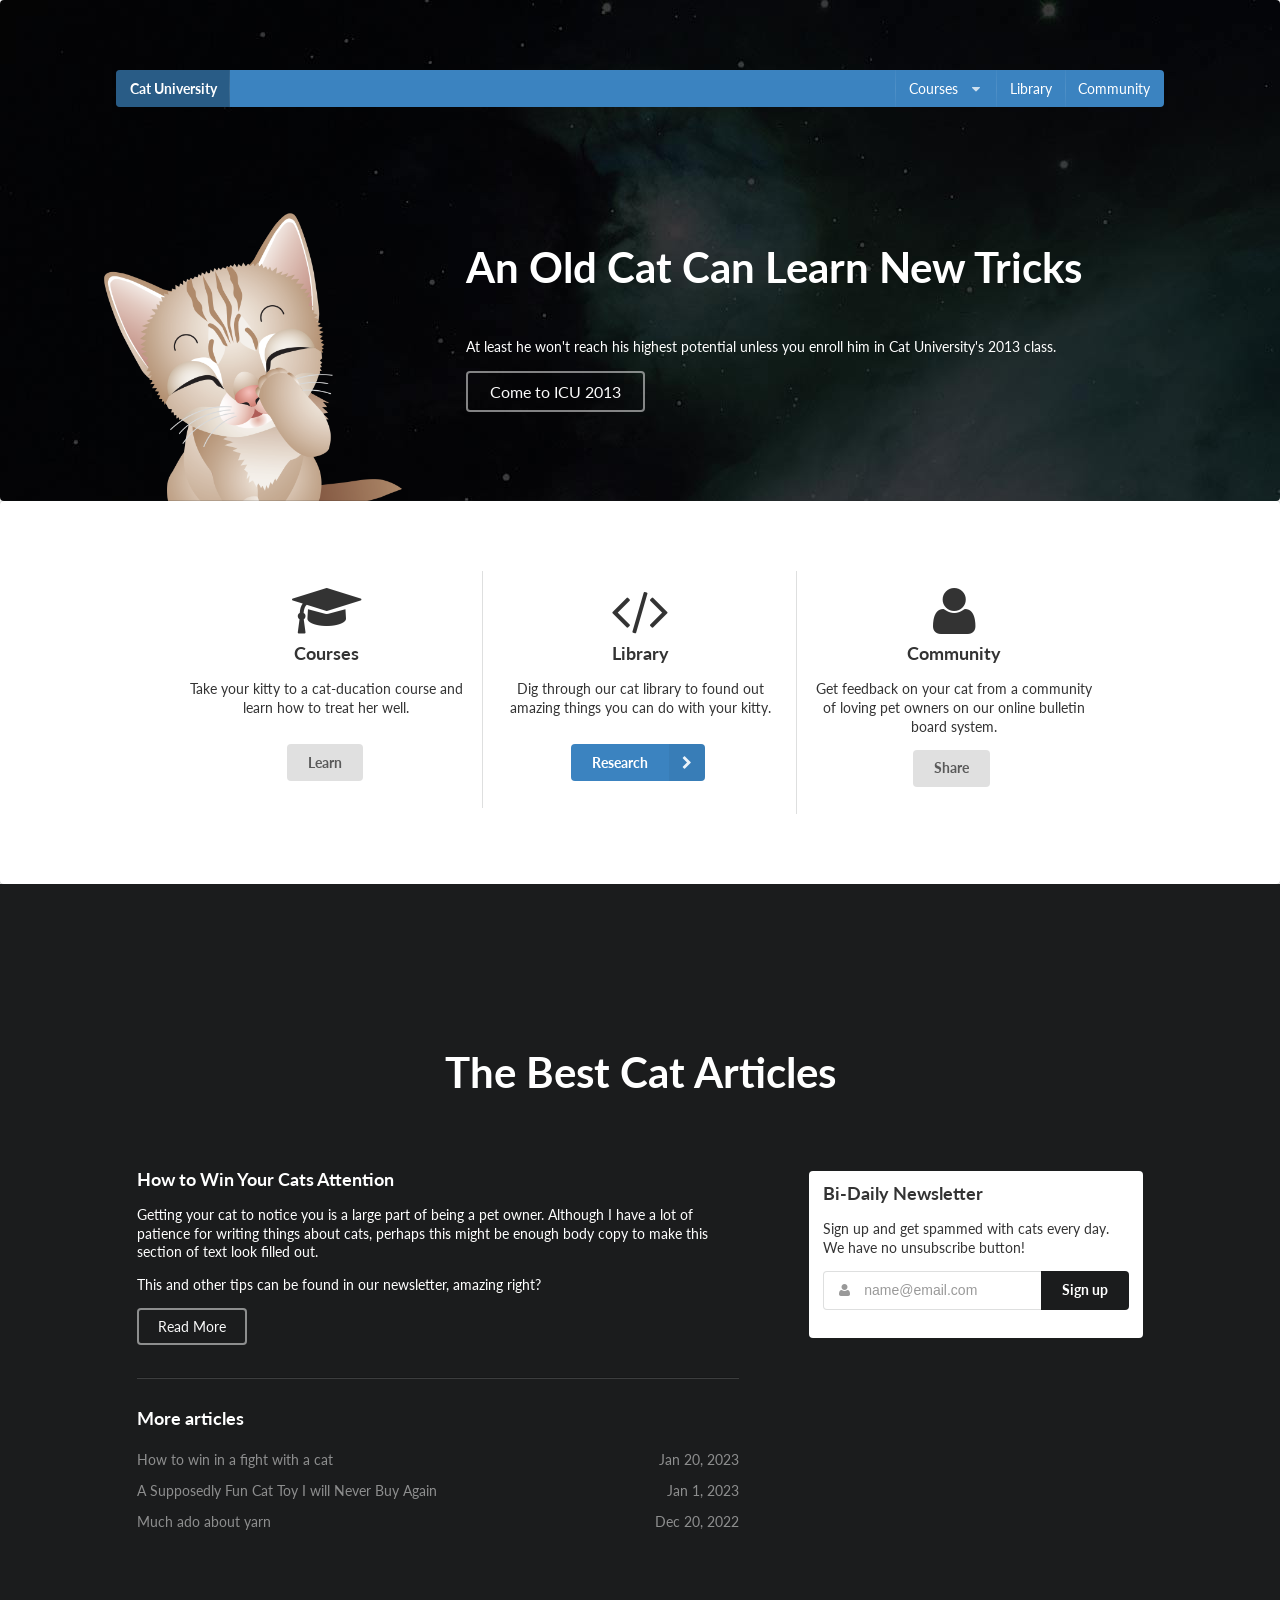
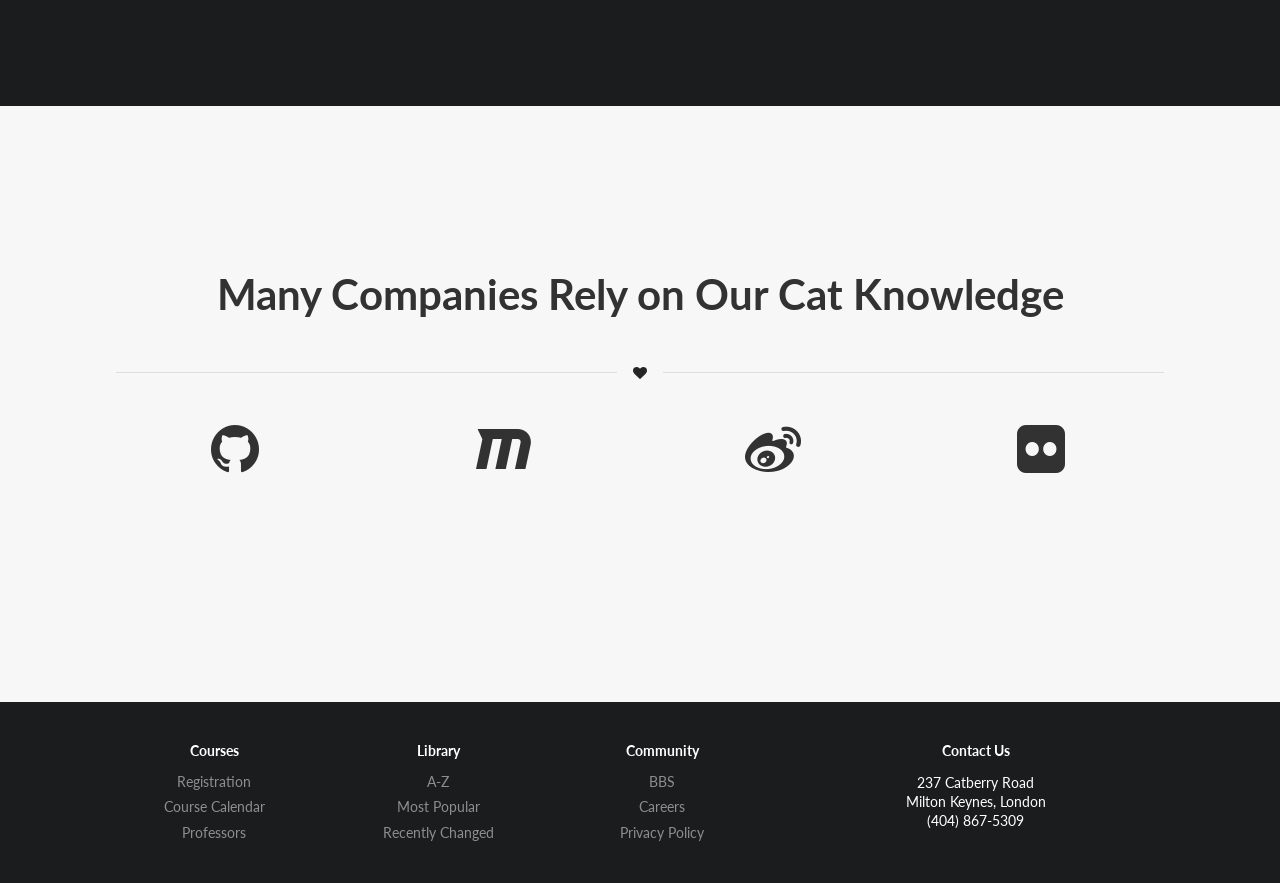
<file: website/assets/semantic/examples/homepage.html>
<!DOCTYPE html>
<html>
<head>
  <!-- Standard Meta -->
  <meta charset="utf-8" />
  <meta http-equiv="X-UA-Compatible" content="IE=edge,chrome=1" />
  <meta name="viewport" content="width=device-width, initial-scale=1.0, maximum-scale=1.0">

  <!-- Site Properities -->
  <title>Homepage Example - Semantic</title>

  <link rel="stylesheet" type="text/css" href="../dist/semantic.css">
  <link rel="stylesheet" type="text/css" href="homepage.css">

  <script src="http://cdnjs.cloudflare.com/ajax/libs/jquery/2.0.3/jquery.js"></script>
  <script src="../dist/semantic.js"></script>
  <script src="homepage.js"></script>

</head>
<body id="home">
  <div class="ui inverted masthead segment">
    <div class="ui page grid">
      <div class="column">
        <div class="ui inverted blue menu">
          <div class="header item">Cat University</div>
          <div class="right menu">
            <div class="ui mobile dropdown link item">
              Menu
              <i class="dropdown icon"></i>
              <div class="menu">
                <a class="item">Classes</a>
                <a class="item">Cocktail Hours</a>
                <a class="item">Community</a>
              </div>
            </div>
            <div class="ui dropdown link item">
              Courses
              <i class="dropdown icon"></i>
              <div class="menu">
                <a class="item">Petting</a>
                <a class="item">Feeding</a>
                <a class="item">Mind Reading</a>
              </div>
            </div>
            <a class="item">Library</a>
            <a class="item">Community</a>
          </div>
        </div>
        <img src="images/cat.png" class="ui medium image">
        <div class="ui hidden transition information">
          <h1 class="ui inverted header">
            An Old Cat Can Learn New Tricks
          </h1>
          <p>At least he won't reach his highest potential unless you enroll him in Cat University's 2013 class.</p>
          <div class="large basic inverted animated fade ui button">
            <div class="visible content">Come to ICU 2013</div>
            <div class="hidden content">Register Now</div>
          </div>
        </div>
      </div>
    </div>
  </div>
  <div class="ui vertical feature segment">
    <div class="ui centered page grid">
      <div class="fourteen wide column">
        <div class="ui three column center aligned stackable divided grid">
          <div class="column">
            <div class="ui icon header">
              <i class="student icon"></i>
              Courses
            </div>
            <p>Take your kitty to a cat-ducation course and learn how to treat her well.</p>
            <p>
              <a class="ui button" href="#">
                Learn
              </a>
            </p>
          </div>
          <div class="column">
            <div class="ui icon header">
              <i class="code icon"></i>
              Library
            </div>
            <p>Dig through our cat library to found out amazing things you can do with your kitty.</p>
            <p>
              <a class="ui blue right labeled icon button" href="#">
                Research
                <i class="right chevron icon"></i>
              </a>
            </p>
          </div>
          <div class="column">
            <div class="ui icon header">
              <i class="user icon"></i>
              Community
            </div>
            <p>Get feedback on your cat from a community of loving pet owners on our online bulletin board system.</p>
            <p>
              <a class="ui button" href="#">
                Share
              </a>
            </p>
          </div>
        </div>
      </div>
    </div>
  </div>

  <div class="ui inverted vertical segment">
    <div class="ui very relaxed stackable page grid">
      <div class="row">
        <div class="column">
          <h1 class="center aligned ui inverted header">
            The Best Cat Articles
          </h1>
        </div>
      </div>
      <div class="row">
        <div class="ten wide column">
          <h3 class="ui inverted header">How to Win Your Cats Attention</h3>
          <p>Getting your cat to notice you is a large part of being a pet owner. Although I have a lot of patience for writing things about cats, perhaps this might be enough body copy to make this section of text look filled out.</p>
          <p>This and other tips can be found in our newsletter, amazing right?</p>
          <div class="ui basic inverted animated button button">
            <div class="visible content">Read More</div>
            <div class="hidden content"><i class="right arrow icon"></i></div>
          </div>
          <div class="ui inverted section divider"></div>
          <h3 class="ui inverted header">More articles</h3>
          <div class="ui inverted animated selection list">
            <div class="item">
              How to win in a fight with a cat
              <div class="right floated">Jan 20, 2023</div>
            </div>
            <div class="item">
              A Supposedly Fun Cat Toy I will Never Buy Again
              <div class="right floated">Jan 1, 2023</div>
            </div>
            <div class="item">
              Much ado about yarn
              <div class="right floated">Dec 20, 2022</div>
            </div>
          </div>
        </div>
        <div class="six wide column">
          <div class="ui form segment">
            <h3 class="ui header">Bi-Daily Newsletter</h3>
            <p>Sign up and get spammed with cats every day. We have no unsubscribe button!</p>
            <div class="field">
              <div class="ui left icon action input">
                <i class="user icon"></i>
                <input name="email" type="text" placeholder="name@email.com">
                <div class="ui black submit button">Sign up</div>
              </div>
            </div>
            <div class="ui error message"></div>
          </div>
        </div>
      </div>
    </div>
  </div>

  <div class="ui vertical segment">
    <div class="ui stackable center aligned page grid">
      <div class="row">
        <div class="column">
          <h1 class="ui header">
            Many Companies Rely on Our Cat Knowledge
          </h1>
          <div class="ui horizontal divider"><i class="heart icon"></i></div>
        </div>
      </div>
      <div class="four column logo row">
        <div class="column">
          <div class="ui shape">
            <div class="sides">
              <div class="active side">
                <i class="huge github icon"></i>
              </div>
              <div class="side">
                <i class="huge facebook icon"></i>
              </div>
              <div class="side">
                <i class="huge maxcdn icon"></i>
              </div>
              <div class="side">
                <i class="huge pinterest icon"></i>
              </div>
              <div class="side">
                <i class="huge weibo icon"></i>
              </div>
              <div class="side">
                <i class="huge flickr icon"></i>
              </div>
            </div>
          </div>
        </div>
        <div class="column">
          <div class="ui shape">
            <div class="sides">
              <div class="side">
                <i class="huge github icon"></i>
              </div>
              <div class="side">
                <i class="huge facebook icon"></i>
              </div>
              <div class="active side">
                <i class="huge maxcdn icon"></i>
              </div>
              <div class="side">
                <i class="huge pinterest icon"></i>
              </div>
              <div class="side">
                <i class="huge weibo icon"></i>
              </div>
              <div class="side">
                <i class="huge flickr icon"></i>
              </div>
            </div>
          </div>
        </div>
        <div class="column">
          <div class="ui shape">
            <div class="sides">
              <div class="side">
                <i class="huge github icon"></i>
              </div>
              <div class="side">
                <i class="huge facebook icon"></i>
              </div>
              <div class="side">
                <i class="huge maxcdn icon"></i>
              </div>
              <div class="side">
                <i class="huge pinterest icon"></i>
              </div>
              <div class="active side">
                <i class="huge weibo icon"></i>
              </div>
              <div class="side">
                <i class="huge flickr icon"></i>
              </div>
            </div>
          </div>
        </div>
        <div class="column">
          <div class="ui shape">
            <div class="sides">
              <div class="side">
                <i class="huge github icon"></i>
              </div>
              <div class="side">
                <i class="huge facebook icon"></i>
              </div>
              <div class="side">
                <i class="huge maxcdn icon"></i>
              </div>
              <div class="side">
                <i class="huge pinterest icon"></i>
              </div>
              <div class="side">
                <i class="huge weibo icon"></i>
              </div>
              <div class="active side">
                <i class="huge flickr icon"></i>
              </div>
            </div>
          </div>
        </div>
      </div>
    </div>
  </div>

  <div class="ui inverted footer vertical segment">
    <div class="ui stackable center aligned page grid">
      <div class="ten wide column">
        <div class="ui three column center aligned stackable grid">
          <div class="column">
            <h5 class="ui inverted header">Courses</h5>
            <div class="ui inverted link list">
              <a class="item">Registration</a>
              <a class="item">Course Calendar</a>
              <a class="item">Professors</a>
            </div>
          </div>
          <div class="column">
            <h5 class="ui inverted header">Library</h5>
            <div class="ui inverted link list">
              <a class="item">A-Z</a>
              <a class="item">Most Popular</a>
              <a class="item">Recently Changed</a>
            </div>
          </div>
          <div class="column">
            <h5 class="ui inverted header">Community</h5>
            <div class="ui inverted link list">
              <a class="item">BBS</a>
              <a class="item">Careers</a>
              <a class="item">Privacy Policy</a>
            </div>
          </div>
        </div>
      </div>
      <div class="six wide column">
        <h5 class="ui inverted header">Contact Us</h5>
        <addr>
          237 Catberry Road <br>
          Milton Keynes, London <br>
        </addr>
        <p>(404) 867-5309</p>
      </div>
    </div>
  </div>
</body>

</html>
</file>
<file: website/assets/semantic/examples/grid.css>
#grid {
  background-color: #1B1C1D;
  padding: 0em 3em;
}

#grid h2 {
  margin: 2em 0em 1.5em;
}

/* Shaded */
#grid .shaded.examples .row {
  position: relative;
}
#grid .shaded.examples .grid > .column {
  position: relative;
  z-index: 11;
}
#grid .shaded.examples .grid .column:not(.row):after {
  background-color: #FFFFFF;
  box-shadow: 0px 0px 0px 1px #DDD inset;
  content: "";
  display: block;
  min-height: 3em;
}


#grid .divided.examples .grid .column:not(.row):after {
  background-color: rgba(255, 255, 255, 0.1);
  content: "";
  display: block;
  min-height: 3em;
}

#grid .nested.examples .grid .grid {
  box-shadow: 0px 0px 0px 1px #AAA inset;
}
#grid .nested.examples .grid .grid .column:after {
  background-color: #FFFFFF;
  box-shadow: 0px 0px 0px 1px #DDD inset;
  content: "";
  display: block;
  min-height: 3em;
}

#grid .simple.examples .grid .column:not(.row):not(.grid):after {
  content: "";
  display: block;
  min-height: 50px;
}



/* Animation */
#grid .examples {
  margin: 0 auto;
  -webkit-animation: grid 7s ease infinite;
  -moz-animation: grid 7s ease infinite;
  animation: grid 7s ease infinite;
}

@-webkit-keyframes grid {
  0% {
    width: 100%;
  }
  45% {
    width: 85%;
  }
  55% {
    width: 85%;
  }
  100% {
    width: 100%;
  }
}
@-moz-keyframes grid {
  0% {
    width: 100%;
  }
  45% {
    width: 85%;
  }
  55% {
    width: 85%;
  }
  100% {
    width: 100%;
  }
}
@keyframes grid {
  0% {
    width: 100%;
  }
  45% {
    width: 85%;
  }
  55% {
    width: 85%;
  }
  100% {
    width: 100%;
  }
}
</file>
<file: website/assets/semantic/examples/homepage.css>
/*******************************
            Global
*******************************/

html {
  font-size: 14px;
}


/*******************************
            Global
*******************************/

#home .menu .right.menu > .mobile.item {
  display: none;
}

/*--------------
    Masthead
---------------*/

#home .masthead {
  background-image: url(images/bg.jpg);
  margin: 0em;
  padding: 5rem 0rem;
}
#home .masthead .column {
  position: relative;
}
#home .masthead .information {
  margin: 10em 1em 1em 350px;
}
#home .masthead .information p {
  max-width: 600px;
}
#home .masthead .image {
  position: absolute;
  left: 0%;
  bottom: -110px;
}

/*--------------
    Ribbons
---------------*/

#home .segment h1 {
  font-size: 3em;
  margin-bottom: 1em;
}

#home .vertical.segment {
  padding: 12rem 0rem;
}

#home .feature.segment {
  margin: 0em;
  padding: 6rem 0rem;
}
#home .feature.segment p {
  min-height: 50px;
}

#home .selection.list {
  margin: 0em -0.5em;
}

#home .logo.row {
  height: 10rem;
}

/*--------------
    Footer
---------------*/

#home .footer.segment {
  background-color: #000000;
  padding: 3rem 0rem;
}


/*******************************
          Responsive
*******************************/

/* Mobile Only */
@media only screen and (max-width : 768px) {

  #home .menu .right.menu > .item {
    display: none;
  }

  #home .menu .right.menu > .mobile.item {
    display: block;
  }
  #home .menu .right.menu > .mobile.item .menu {
    left: auto;
    right: 0em;
  }

  #home h1 {
    font-size: 1.5em;
  }
  #home .masthead.segment .information {
    margin-left: 170px;
  }

  #home .masthead.segment .image {
    width: 170px;
  }

  #home .masthead.segment .button {
    font-size: 1rem;
  }

  #home .overview .divided.grid .header .icon {
    font-size: 1.5em;
  }

  #home .overview .divided.grid .header + p {
    min-height: 0px;
  }

  #home .masthead.segment .column {
    font-size: 0.7rem;
  }

  #home .masthead.segment .column p {
    display: none;
  }

  #home .selection.list .right.floated {
    display: none;
  }
}
</file>
